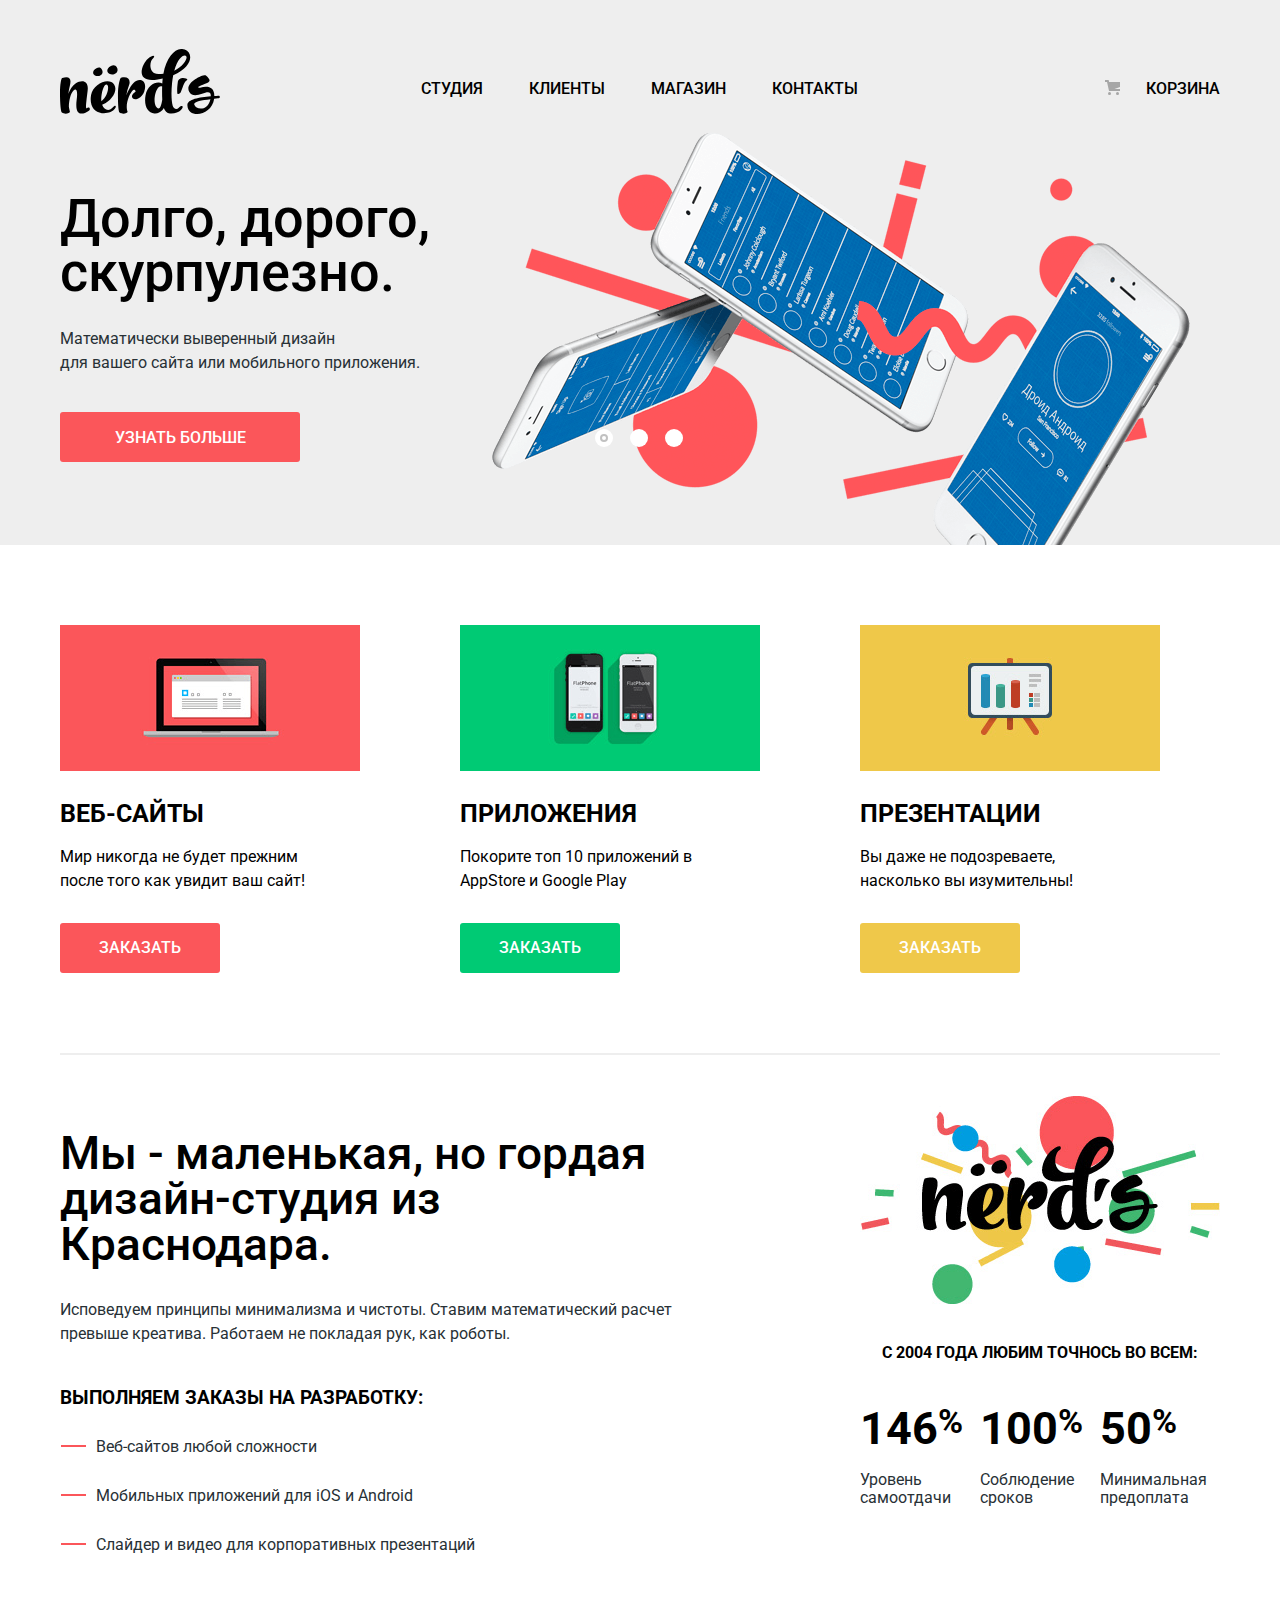
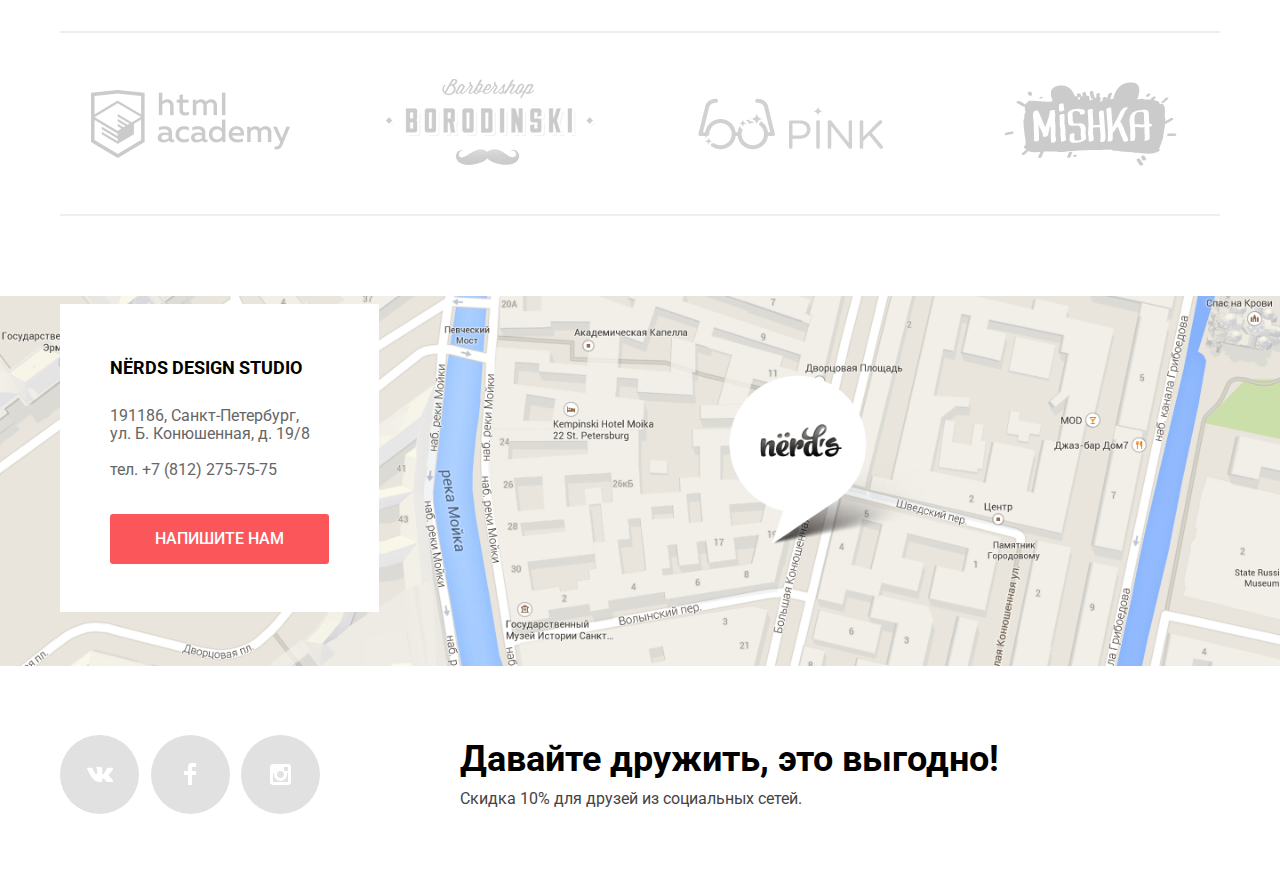
<file: index.html>
<!DOCTYPE html>
<html lang="ru">
  <head>
    <meta charset="utf-8">
    <title>HTML Academy: Нёрдс</title>
    <link href="https://fonts.googleapis.com/css?family=Roboto:400,500,700&amp;subset=cyrillic" rel="stylesheet">
    <link href="css/normalize.css" rel="stylesheet">
    <link href="css/style.min.css" rel="stylesheet">
  </head>
  <body>
    <header class="site-header">
      <h1 class="visually-hidden">Nerds - дизайн студия</h1>
      <nav class="site-navigation container">
        <a>
          <img src="img/nerds-logo.svg" width="160" height="65" alt="Логотип компании Nerds">
        </a>
        <div class="container-nav">
          <ul class="site-navigation__main">
            <li class="line-nav"><a href="#">Студия</a></li>
            <li class="line-nav"><a href="#">Клиенты</a></li>
            <li class="line-nav"><a href="catalog.html">Магазин</a></li>
            <li class="line-nav"><a href="#">Контакты</a></li>
          </ul>
          <div class="basket line-nav--basket">
            <a class="basket-link" href="#">Корзина</a>
          </div>
        </div>
      </nav>
    </header>
    <main class="page-main">
      <section class="features">
        <h2 class="visually-hidden">Особенности</h2>
        <div class="features__content container">
          <div class="features__item">
            <div>
              <h3>Долго, дорого, скурпулезно.</h3>
              <p>Математически выверенный дизайн<br> для вашего сайта или мобильного приложения.</p>
              <a class="button button--features" href="#">Узнать больше</a>
            </div>
          </div>
          <div class="features__item visually-hidden">
            <div>
              <h3>Любим математику как никто другой</h3>
              <p>Никакого креатива, только математической формулы для расчета идеальных пропорций.</p>
              <a class="button button--features" href="#">Узнать больше</a>
            </div>
          </div>
          <div class="features__item visually-hidden">
            <div>
              <h3>Только ночь, только хардкор</h3>
              <p>Работать днем, как все? Мы против этого.<br> Ближе к полуночи работа только начинается.</p>
              <a class="button button--features" href="#">Узнать больше</a>
            </div>
          </div>
          <ul class="switches">
            <li>
              <button class="slide-btn slide-btn--active" type="button">
                <span class="visually-hidden">Первый слайд</span>
              </button>
            </li>
            <li>
              <button class="slide-btn" type="button">
                <span class="visually-hidden">Второй слайд</span>
              </button>
            </li>
            <li>
              <button class="slide-btn" type="button">
                <span class="visually-hidden">Третий слайд</span>
              </button>
            </li>
          </ul>
        </div>
      </section>
      <section class="services container line-bottom">
        <h2 class="visually-hidden">Услуги</h2>
        <ul>
          <li>
            <img src="img/illustration-1.png" width="300" height="146" alt="Веб-сайт на экране монитора">
            <div>
              <h3>Веб-сайты</h3>
              <p>Мир никогда не будет прежним после того как увидит ваш сайт!</p>
              <a class="button" href="#">Заказать</a>
            </div>
          </li>
          <li>
            <img src="img/illustration-2.png" width="300" height="146" alt="2 смартфона с приложениями на экране">
            <div>
              <h3>Приложения</h3>
              <p>Покорите топ 10 приложений в AppStore и Google Play</p>
              <a class="button button--green" href="#">Заказать</a>
            </div>
          </li>
          <li>
            <img src="img/illustration-3.png" width="300" height="146" alt="Презентация на доске">
            <div>
              <h3>Презентации</h3>
              <p>Вы даже не подозреваете, насколько вы изумительны!</p>
              <a class="button button--yellow" href="#">Заказать</a>
            </div>
          </li>
        </ul>
      </section>
      <section class="about-us container line-bottom">
        <h2 class="visually-hidden">О нас</h2>
        <div class="about-us__left-column">
          <b>Мы - маленькая, но гордая дизайн-студия из Краснодара.</b>
          <p>Исповедуем принципы минимализма и чистоты. Ставим математический расчет превыше креатива. Работаем не покладая рук, как роботы.</p>
          <h3>Выполняем заказы на разработку:</h3>
          <ul>
            <li>Веб-сайтов любой сложности</li>
            <li>Мобильных приложений для iOS и Android</li>
            <li>Слайдер и видео для корпоративных презентаций</li>
          </ul>
        </div>
        <div class="about-us__right-column">
          <p>С 2004 года любим точнось во всем:</p>
          <ul class="table-top">
            <li>146<sup>%</sup></li>
            <li>100<sup>%</sup></li>
            <li>50<sup>%</sup></li>
          </ul>
          <ul class="table-bottom">
            <li>Уровень самоотдачи</li>
            <li>Соблюдение сроков</li>
            <li>Минимальная предоплата</li>
          </ul>
        </div>
      </section>
      <section class="partners container line-bottom">
        <h2 class="visually-hidden">Наши Партнеры</h2>
        <ul>
          <li>
            <a href="https://htmlacademy.ru/intensive/htmlcss">
              <img src="img/logo-1.png" width="199" height="68" alt="Логотип html academy">
            </a>
          </li>
          <li>
            <a href="#">
              <img src="img/logo-2.png" width="209" height="90" alt="Логотип Barbershop borodinski">
            </a>
          </li>
          <li>
            <a href="#">
              <img src="img/logo-3.png" width="185" height="52" alt="Логотип Pink">
            </a>
          </li>
          <li>
            <a href="#">
              <img src="img/logo-4.png" width="173" height="84" alt="Логотип Mishka">
            </a>
          </li>
        </ul>
      </section>
    </main>
    <footer class="site-footer">
      <img src="img/map.png" width="1440" height="416" alt="Наш офис на карте">
      <div class="container-map container">
        <section class="contacts">
          <h2>NЁRDS DESIGN STUDIO</h2>
          <p>
            191186, Санкт-Петербург,<br>
            ул. Б. Конюшенная, д. 19/8
          </p>
          <p>тел. +7 (812) 275-75-75</p>
          <a class="button" href="#">Напишите нам</a>
        </section>
      </div>
      <div class="modal-container">
        <section class="modal visually-hidden">
          <form action="https://echo.htmlacademy.ru" method="post">
            <h2>Напишите нам</h2>
            <div class="form-top">
              <div>
                <label for="user-name">Ваше имя:</label>
                <input id="user-name" type="text" name="name" placeholder="Имя Фамилия">
              </div>
              <div>
                <label for="user-email">Ваш email:</label>
                <input id="user-email" type="email" name="email" placeholder="email@example.com">
              </div>
            </div>
            <div class="form-bottom">
              <label for="user-letter">Текст письма:</label>
              <textarea id ="user-letter" name="letter" placeholder="В свободной форме"></textarea>
            </div>
            <input class="button" type="submit" value="Отправить">
          </form>
          <button class="modal-close" type="button" aria-label="Закрыть окно">
            <span class="visually-hidden">Закрыть</span>
          </button>
        </section>
      </div>
      <div class="social container">
        <ul>
          <li>
            <a class="social-link social-vk" href="https://vk.com" aria-label="Мы в Вконтакте">
              <span class="visually-hidden">Вконтакте</span>
            </a>
          </li>
          <li>
            <a class="social-link social-fb" href="https://facebook.com" aria-label="Мы в Фейсбуке">
              <span class="visually-hidden">Фейсбук</span>
            </a>
          </li>
          <li>
            <a class="social-link social-insta" href="https://instagram.com" aria-label="Мы в Инстаграме">
              <span class="visually-hidden">Инстаграм</span>
            </a>
          </li>
        </ul>
        <div class="social-text">
          <b>Давайте дружить, это выгодно!</b>
          <p>Скидка 10% для друзей из социальных сетей.</p>
        </div>
      </div>
    </footer>
  </body>
</html>
</file>
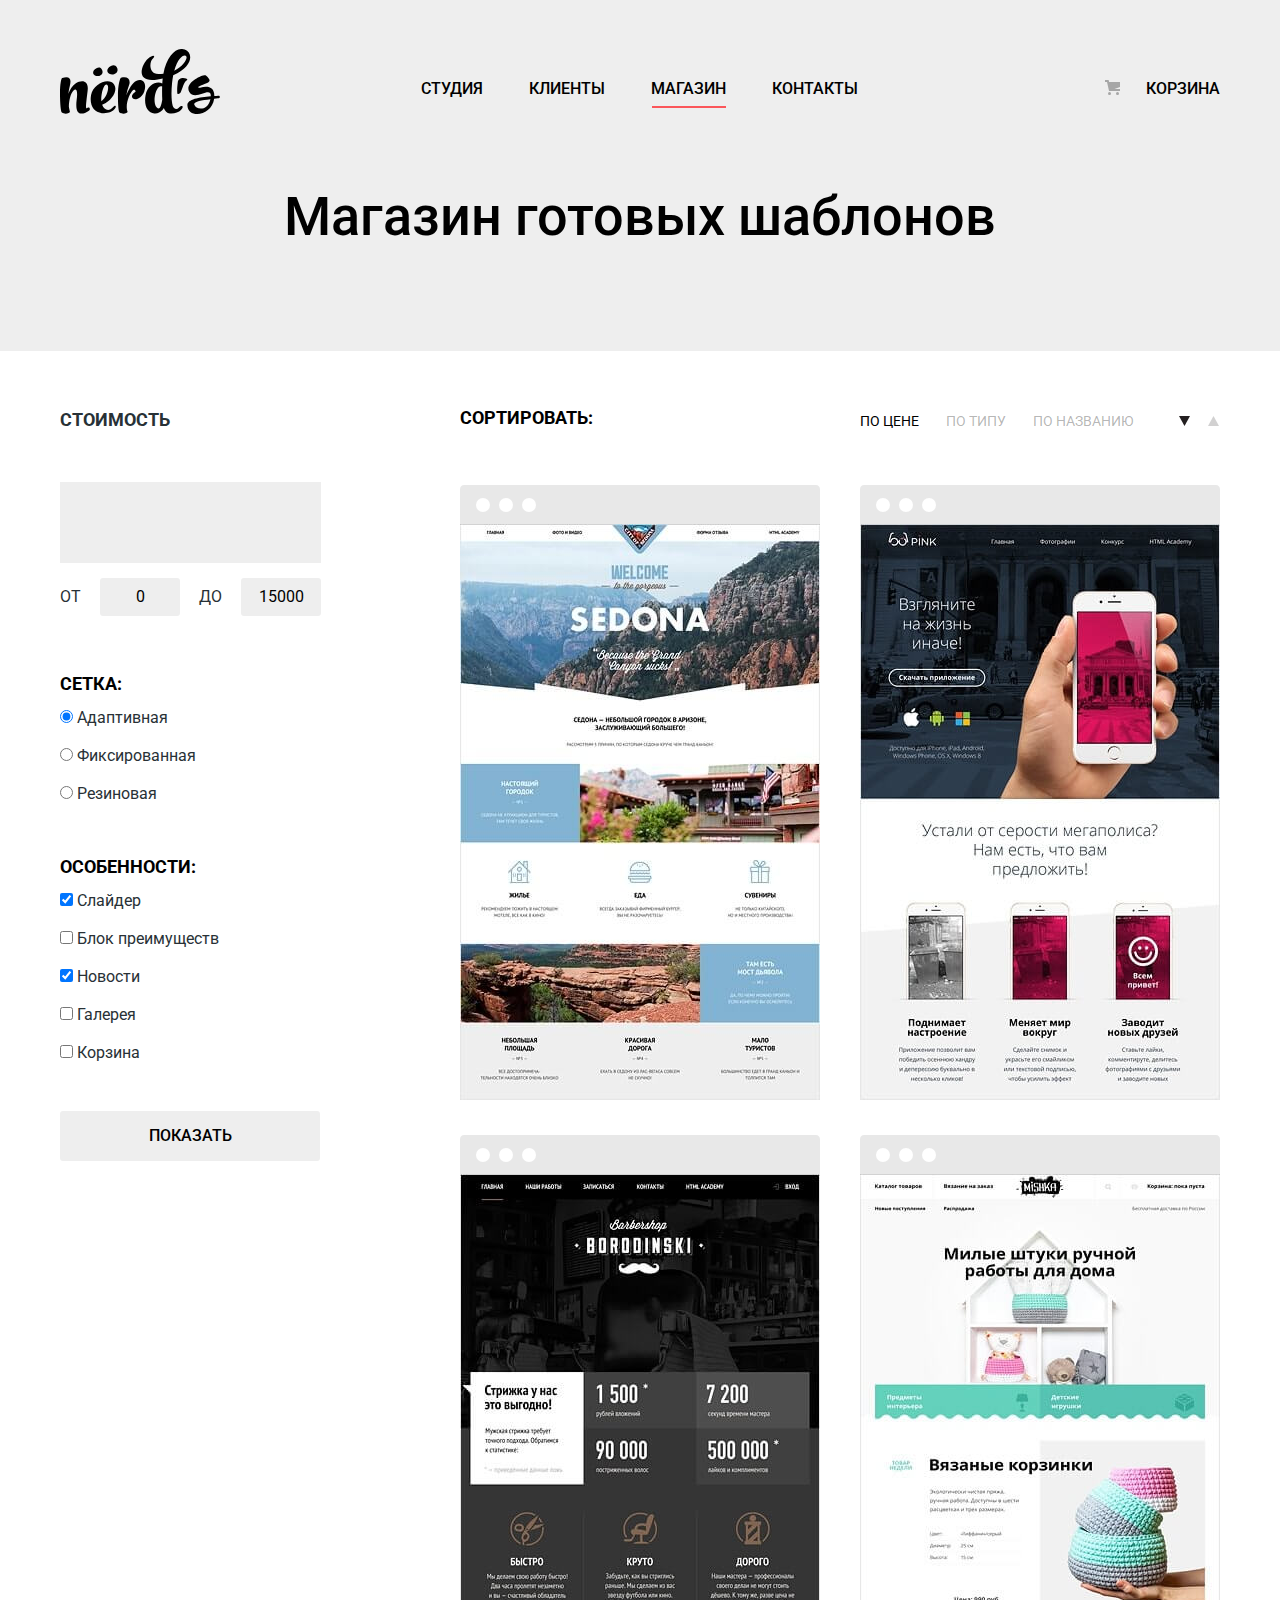
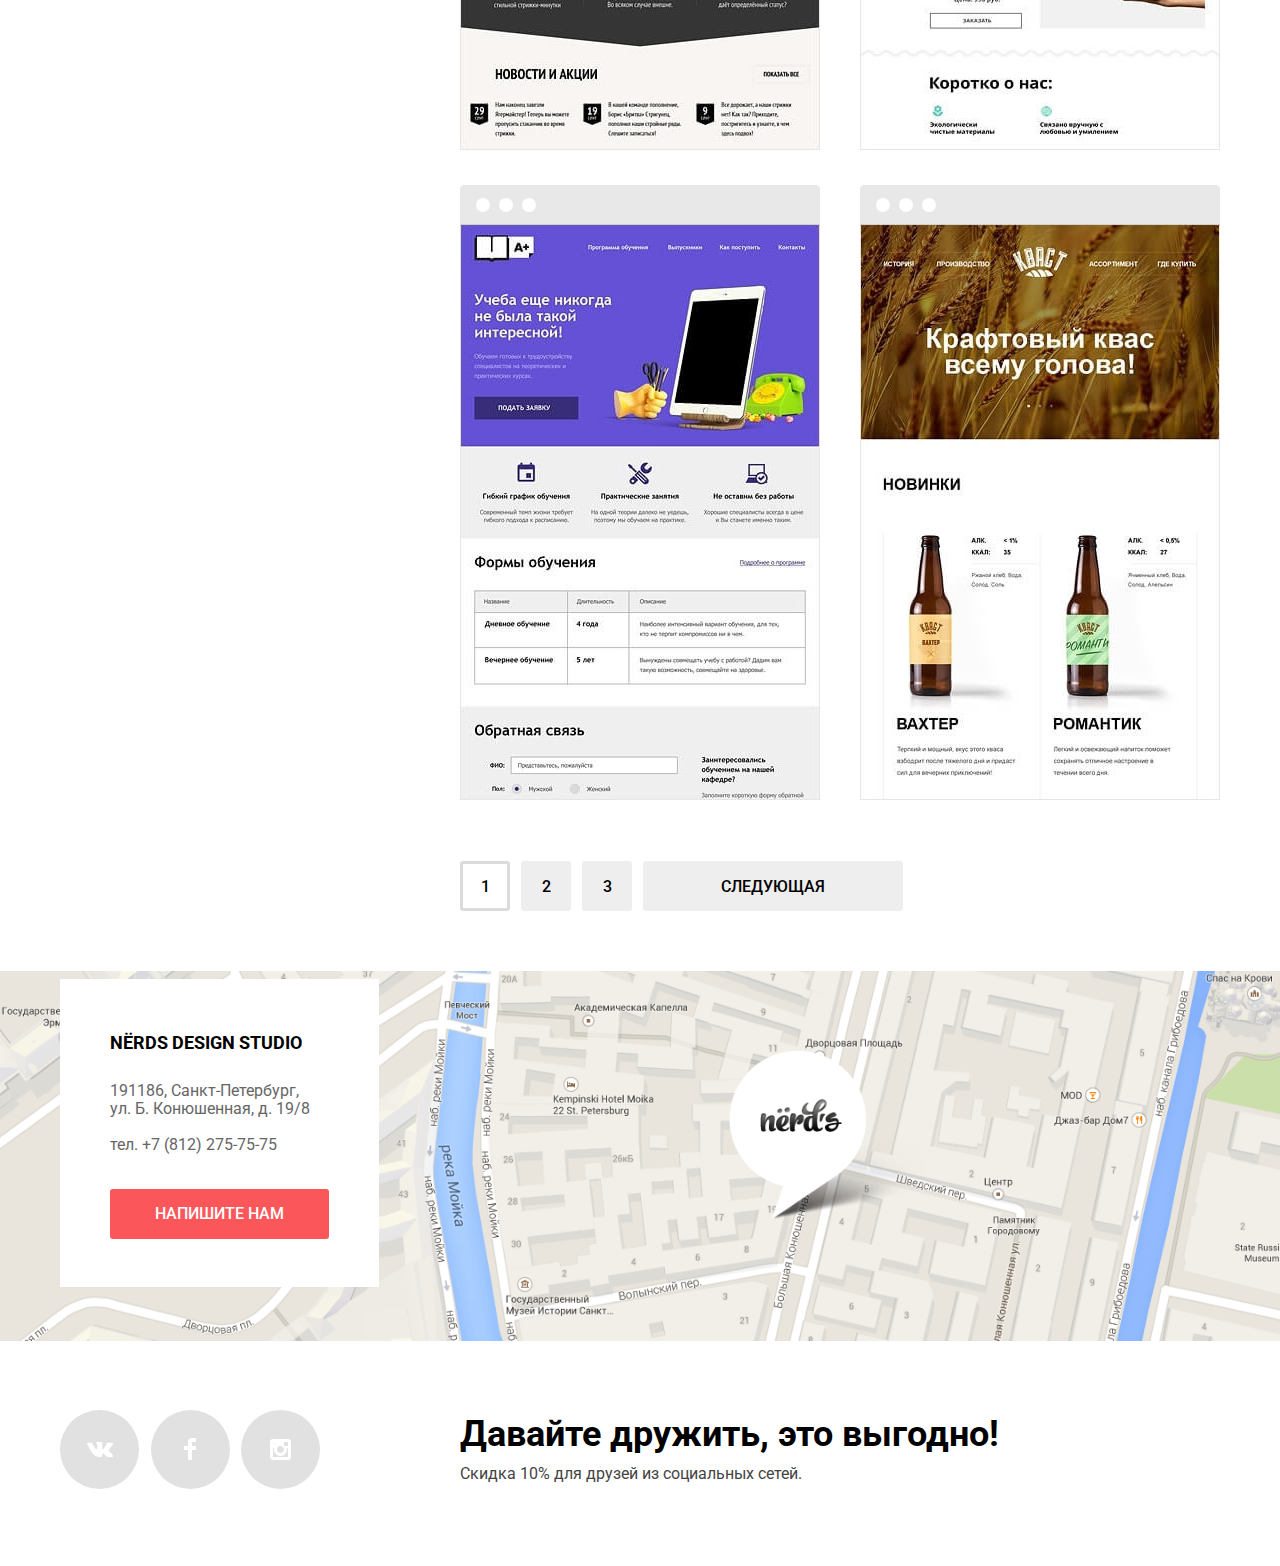
<file: catalog.html>
<!DOCTYPE html>
<html lang="ru">
  <head>
    <meta charset="utf-8">
    <title>HTML Academy: Нёрдс</title>
    <link href="https://fonts.googleapis.com/css?family=Roboto:400,500,700&amp;subset=cyrillic" rel="stylesheet">
    <link href="css/normalize.css" rel="stylesheet">
    <link href="css/style.min.css" rel="stylesheet">
  </head>
  <body>
    <header class="site-header catalog-header">
      <nav class="site-navigation container">
        <a href="index.html">
          <img class="logo" src="img/nerds-logo.svg" width="160" height="65" alt="Логотип компании Nerds">
        </a>
        <div class="container-nav">
          <ul class="site-navigation__main">
            <li class="line-nav"><a href="#">Студия</a></li>
            <li class="line-nav"><a href="#">Клиенты</a></li>
            <li class="line-nav active"><a class="nav-current">Магазин</a></li>
            <li class="line-nav"><a href="#">Контакты</a></li>
          </ul>
          <div class="basket line-nav--basket">
            <a class="basket-link" href="#">Корзина</a>
          </div>
        </div>
      </nav>
      <h1 class="container">Магазин готовых шаблонов</h1>
    </header>
    <main class="main-catalog container">
      <section class="filters">
        <h2 class="visually-hidden">Фильтры товаров</h2>
        <div class="slider">
          <p>Стоимость</p>
          <div class="slider-block">
            <div class="slider-left"></div>
            <div class="slider-right"></div>
          </div>
          <div class="slider-count">
            От 
            <button class="slider-btn">0</button>
            До 
            <button class="slider-btn">15000</button>
          </div>
        </div>
        <form action="https://echo.htmlacademy.ru" method="post">
          <fieldset>
            <legend>Сетка:</legend>
            <ul class="filters-list">
              <li>
                <label>
                  <input type="radio" name="grid" value="adaptive" checked>
                  Адаптивная
                </label>
              </li>
              <li>
                <label>
                  <input type="radio" name="grid" value="fixed">
                  Фиксированная
                </label>
              </li>
              <li>
                <label>
                  <input type="radio" name="grid" value="rubber">
                  Резиновая
                </label>
              </li>
            </ul>
          </fieldset>
          <fieldset>
            <legend>Особенности:</legend>
            <ul class="filters-list">
              <li>
                <label>
                  <input type="checkbox" name="slider" checked>
                  Слайдер
                </label>
              </li>
              <li>
                <label>
                  <input type="checkbox" name="advantages">
                  Блок преимуществ
                </label>
              </li>
              <li>
                <label>
                  <input type="checkbox" name="news" checked>
                  Новости
                </label>
              </li>
              <li>
                <label>
                  <input type="checkbox" name="gallery">
                  Галерея
                </label>
              </li>
              <li>
                <label>
                  <input type="checkbox" name="basket">
                  Корзина
                </label>
              </li>
            </ul>
          </fieldset>
          <input class="button button--grey" type="submit" value="Показать">
        </form>
      </section>
      <div class="container-2">
        <section class="sorting">
          <h2>Сортировать:</h2>
          <ul>
            <li><a class="active">По цене</a></li>
            <li><a href="#">По типу</a></li>
            <li><a href="#">По названию</a></li>
            <li class="icon icon-down icon-down--current">
              <a><span class="visually-hidden">По убыванию</span></a>
            </li>
            <li class="icon icon-up icon-casual">
              <a class="sorting__casual" href="#"><span class="visually-hidden">По убыванию</span></a>
            </li>
          </ul>
        </section>
        <section class="products">
          <h2 class="visually-hidden">Продукты</h2>
          <ul class="products__list">
            <li class="products__item">
              <img src="img/img-sedona.jpg" width="360" height="576" alt="Sedona">
              <div>
                <a class="products__link-name" href="#">
                  <h3>Sedona</h3>
                </a>
                <p>Информационный сайт для туристов</p>
                <a class="button price" href="#">9 900 руб.</a>
              </div>
            </li>
            <li class="products__item">
              <img src="img/img-pink.jpg" width="360" height="576" alt="Pink">
              <div>
                <a class="products__link-name" href="#">
                  <h3>Pink App</h3>
                </a>
                <p>Продуктовый лендинг приложений для iOS И Android</p>
                <a class="button price" href="#">9 900 руб.</a>
              </div>
            </li>
            <li class="products__item">
              <img src="img/img-barbershop.jpg" width="360" height="576" alt="Barbershop Borodinski">
              <div>
                <a class="products__link-name" href="#">
                  <h3>Barbershop</h3>
                </a>
                <p>
                  Сайт салона красоты.<br/>
                  Для мужчин, да.
                </p>
                <a class="button price" href="#">9 900 руб.</a>
              </div>
            </li>
            <li class="products__item">
              <img src="img/img-mishka.jpg" width="360" height="576" alt="Mishka">
              <div>
                <a class="products__link-name" href="#">
                  <h3>Mishka</h3>
                </a>
                <p>Интернет-магазин<br> вязаных игрушек</p>
                <a class="button price" href="#">9 900 руб.</a>
              </div>
            </li>
            <li class="products__item">
              <img src="img/img-aplus.jpg" width="360" height="576" alt="A Plus">
              <div>
                <a class="products__link-name" href="#">
                  <h3>A Plus</h3>
                </a>
                <p>Лендинг курсов повышения квалификации</p>
                <a class="button price" href="#">9 900 руб.</a>
              </div>
            </li>
            <li class="products__item">
              <img src="img/img-kvast.jpg" width="360" height="576" alt="Кваст">
              <div>
                <a class="products__link-name" href="#">
                  <h3>Кваст</h3>
                </a>
                <p>Промо-сайт производителя крафтового кваса</p>
                <a class="button price" href="#">9 900 руб.</a>
              </div>
            </li>
          </ul>
          <ul class="page-number">
            <li><a class="button button--grey active">1</a></li>
            <li><a class="button button--grey" href="#">2</a></li>
            <li><a class="button button--grey" href="#">3</a></li>
            <li><a class="button button--grey button-next" href="#">Следующая</a></li>
          </ul>
        </section>
      </div>
    </main>
    <footer class="site-footer catalog-footer">
      <img src="img/map.png" width="1440" height="416" alt="Наш офис на карте">
      <div class="container-map container">
        <section class="contacts">
          <h2>NЁRDS DESIGN STUDIO</h2>
          <p>
            191186, Санкт-Петербург,<br>
            ул. Б. Конюшенная, д. 19/8
          </p>
          <p>тел. +7 (812) 275-75-75</p>
          <a class="button" href="#">Напишите нам</a>
        </section>
      </div>
      <div class="modal-container">
        <section class="modal visually-hidden">
          <form action="https://echo.htmlacademy.ru" method="post">
            <h2>Напишите нам</h2>
            <div class="form-top">
              <div>
                <label for="user-name">Ваше имя:</label>
                <input id="user-name" type="text" name="name" placeholder="Имя Фамилия">
              </div>
              <div>
                <label for="user-email">Ваш email:</label>
                <input id="user-email" type="email" name="email" placeholder="email@example.com">
              </div>
            </div>
            <div class="form-bottom">
              <label for="user-letter">Текст письма:</label>
              <textarea id ="user-letter" name="letter" placeholder="В свободной форме"></textarea>
            </div>
            <input class="button" type="submit" value="Отправить">
          </form>
          <button class="modal-close" type="button" aria-label="Закрыть окно">
            <span class="visually-hidden">Закрыть</span>
          </button>
        </section>
      </div>
      <div class="social container">
        <ul>
          <li>
            <a class="social-link social-vk" href="https://vk.com" aria-label="Мы в Вконтакте">
              <span class="visually-hidden">Вконтакте</span>
            </a>
          </li>
          <li>
            <a class="social-link social-fb" href="https://facebook.com" aria-label="Мы в Фейсбуке">
              <span class="visually-hidden">Фейсбук</span>
            </a>
          </li>
          <li>
            <a class="social-link social-insta" href="https://instagram.com" aria-label="Мы в Инстаграме">
              <span class="visually-hidden">Инстаграм</span>
            </a>
          </li>
        </ul>
        <div class="social-text">
          <b>Давайте дружить, это выгодно!</b>
          <p>Скидка 10% для друзей из социальных сетей.</p>
        </div>
      </div>
    </footer>
  </body>
</html>
</file>
<file: css/style.min.css>
*,::after,::before{-webkit-box-sizing:inherit;box-sizing:inherit}html{-webkit-box-sizing:border-box;box-sizing:border-box}.content-box-component{-webkit-box-sizing:content-box;box-sizing:content-box}.button,body{font-size:16px}body{margin:0;padding:0;font-family:"Roboto",Arial,sans-serif;line-height:24px;font-weight:400;color:#000;background-color:#fff}a{text-decoration:none}img{max-width:100%;height:auto}.button{display:-webkit-box;display:-ms-flexbox;display:flex;-webkit-box-pack:center;-ms-flex-pack:center;justify-content:center;-webkit-box-align:center;-ms-flex-align:center;align-items:center;width:160px;min-height:50px;padding-top:1px;font:inherit;line-height:18px;font-weight:500;color:#fff;text-transform:uppercase;background-color:#fb565a;border:0;border-radius:3px}.button:hover{background-color:#e74246}.button:active{color:rgba(255,255,255,.3);background-color:#d7373b;-webkit-box-shadow:inset 0 3px 0 0 rgba(0,1,1,.1);box-shadow:inset 0 3px 0 0 rgba(0,1,1,.1)}.button--green{background-color:#00ca74}.button--green:hover{background-color:#00bc6c}.button--green:active{background-color:#00aa62}.button--yellow{background-color:#efc84a}.button--yellow:hover{background-color:#eab534}.button--yellow:active{background-color:#e5a722}.container{width:1200px;padding:0 20px;margin:0 auto}.visually-hidden:not(:focus):not(:active){position:absolute;width:1px;height:1px;margin:-1px;border:0;padding:0;white-space:nowrap;-webkit-clip-path:inset(100%);clip-path:inset(100%);clip:rect(0 0 0 0);overflow:hidden}.site-header{background-color:#eee;padding-top:49px}.site-navigation{display:-webkit-box;display:-ms-flexbox;display:flex;-webkit-box-pack:justify;-ms-flex-pack:justify;justify-content:space-between;font-size:16px;line-height:30px;font-weight:500;text-transform:uppercase}.site-navigation>a:first-child{width:160px;height:65px}.site-navigation img:hover.logo{opacity:.8}.site-navigation img:active.logo{opacity:.3}.container-nav,.site-navigation__main{display:-webkit-box;display:-ms-flexbox;display:flex}.container-nav{-webkit-box-pack:justify;-ms-flex-pack:justify;justify-content:space-between;width:800px}.site-navigation__main{-webkit-box-align:end;-ms-flex-align:end;align-items:flex-end;-ms-flex-wrap:wrap;flex-wrap:wrap;width:440px;margin:0 0 0 1px;padding:0 0 10px;list-style:none}.site-navigation__main li{position:relative;margin-right:46px}.partners li:last-child,.services li:last-child,.site-navigation__main li:last-child,.switches li:last-child{margin-right:0}.site-navigation__main li:nth-child(1)::after{width:61px}.site-navigation__main li:nth-child(2)::after{width:76px}.site-navigation__main li:nth-child(3)::after{width:74px;left:1px}.site-navigation__main li:nth-child(4)::after{left:2px}.basket,.basket-link{display:inherit;width:112px}.basket{position:relative;-webkit-box-align:end;-ms-flex-align:end;align-items:flex-end;padding-bottom:10px}.basket-link{-webkit-box-pack:end;-ms-flex-pack:end;justify-content:flex-end}.basket::before{content:"";position:absolute;bottom:19px;right:100px;width:15px;height:15px;background:url(../img/cart-icon.svg) no-repeat}.line-nav--basket::after,.line-nav::after{content:"";position:absolute;display:none;height:2px;background-color:#fb565a}.line-nav::after{left:0;bottom:-4px;width:83px}.line-nav--basket::after{bottom:6px;width:112px}.basket-link,.site-navigation .nav-current:active,.site-navigation .nav-current:hover,.site-navigation__main a{color:#000}.basket-link:hover,.site-navigation__main a:hover{color:#fb565a}.basket-link:active,.site-navigation__main a:active{color:rgba(0,0,0,.3)}.line-nav.active::after{display:block}.features{margin-bottom:80px;background-color:#eee}.features__content{position:relative}.features__item{min-height:431px;padding-top:78px;padding-bottom:80px}.features__item:nth-child(1){background:url(../img/slide-1.png) right 30px bottom no-repeat}.features__item:nth-child(2){background:url(../img/slide-2.png) right bottom no-repeat}.features__item:nth-child(3){background:url(../img/slide-3.png) right bottom no-repeat}.features__item div{width:510px}.features h3{margin:0 0 27px;font-size:54px;line-height:54px;font-weight:500}.features p{width:430px;margin:0 0 37px;color:#283136}.button--features{width:240px}.switches{position:absolute;bottom:98px;left:555px;display:-webkit-box;display:-ms-flexbox;display:flex;width:90px;height:18px;margin:0;padding:0;list-style:none}.slide-btn{position:relative;width:18px;height:18px;background-color:#fff;border:0;border-radius:50%}.slide-btn--active::before{content:"";position:absolute;top:5px;right:5px;width:8px;height:8px;border:2px solid #c1c1c1;border-radius:50%}.switches li{margin-right:17px}.services{position:relative;padding-bottom:80px}.about-us,.services ul{display:-webkit-box;display:-ms-flexbox;display:flex}.services ul{width:1100px;margin:0;padding:0;list-style:none}.services li{width:300px;margin-right:100px}.services h3{margin:20px 0 15px;font-size:24.5px;line-height:31.5px;font-weight:700;text-transform:uppercase}.services p{width:260px;margin:0 0 30px;font-size:16px;line-height:24px}.about-us__left-column li::before,.line-bottom::after{content:"";position:absolute;bottom:-2px;width:1160px;height:2px;background-color:#eee}.about-us{position:relative;-webkit-box-pack:justify;-ms-flex-pack:justify;justify-content:space-between;padding-top:43px;padding-bottom:74px}.about-us__left-column{width:660px;margin-top:35px}.about-us__left-column b{font-size:45.5px;line-height:45.5px;font-weight:500}.about-us__left-column p{margin:31px 0 40px;color:#283136}.about-us__left-column h3,.about-us__right-column p{margin:0;font-weight:700;text-transform:uppercase}.about-us__left-column ul{margin:0;padding:0;list-style:none;color:#283136}.about-us__left-column li{position:relative;margin-top:25px;margin-left:36px}.about-us__left-column li::before{left:-35px;bottom:12px;width:25px;background-color:#fb565a}.about-us__right-column{width:360px}.about-us__right-column::before{display:block;width:360px;height:208px;content:"";background:url(../img/logo-big.png) no-repeat}.about-us__right-column p{margin:37px 0 59px;text-align:center}.partners ul{margin:0}.partners ul,.table-bottom,.table-top{display:-webkit-box;display:-ms-flexbox;display:flex;padding:0;list-style:none}.table-bottom{margin:0}.table-bottom li,.table-top li{width:120px}.contacts h2,.table-top{margin:0 0 37px;font-size:45px;line-height:10px;font-weight:700}.table-top sup{top:-.3em}.contacts p,.table-bottom{line-height:18px;color:#283136}.partners{margin-top:3px;margin-bottom:82px}.partners li{display:inherit;width:260px;height:180px;margin:0 40px 0 auto}.partners a{margin:auto;line-height:0}.partners img{opacity:.2}.partners img:hover{opacity:1}.partners img:active{opacity:.1}.container-map,.partners,.site-footer{position:relative}.container-map{margin-bottom:69px}.site-footer img{display:block;margin:0 auto}.contacts{position:absolute;top:-362px;width:319px;height:308px;padding:47px 50px;background-color:#fff}.contacts h2{margin:2px 0 24px;font-size:18px;line-height:30px;text-transform:uppercase}.contacts p{margin:0;color:#666}.contacts p:nth-child(2){margin-bottom:18px}.contacts a{margin-top:35px}.contacts .button{width:219px}.modal-container{width:960px;margin:0 auto}.modal{position:absolute;top:-138px;width:960px;height:590px;padding:67px 100px 84px;background-color:#fff;-webkit-box-shadow:0 20px 40px 0 rgba(0,1,1,.75);box-shadow:0 20px 40px 0 rgba(0,1,1,.75)}.modal h2{margin:0 0 36px;font-size:45px;line-height:45px;font-weight:500}.form-top{display:-webkit-box;display:-ms-flexbox;display:flex;margin-bottom:33px}.form-top div:last-child{margin-left:40px}.form-bottom textarea,.form-top input{margin-top:6px;background-color:#fff;border:solid 2px #d7dcde}.form-top input{padding-left:15px;width:360px;height:50px}.modal label{font-size:16px;line-height:18px;font-weight:700}.form-bottom{display:-webkit-box;display:-ms-flexbox;display:flex;-webkit-box-orient:vertical;-webkit-box-direction:normal;-ms-flex-direction:column;flex-direction:column}.form-bottom textarea{width:760px;height:118px;padding:15px}.modal input[type=email],.modal input[type=text],.modal textarea{border-color:#d7dcde;outline:0}.modal input[type=email]:hover,.modal input[type=text]:hover,.modal textarea:hover{border-color:#b4b9bb}.modal input[type=email]:focus,.modal input[type=text]:focus,.modal textarea:focus{border-color:#000}.modal input[type=email]:invalid,.modal input[type=text]:invalid,.modal textarea:invalid{border-color:#e74246}.modal .button{width:260px;margin-top:47px}.modal button{position:absolute;top:78px;right:90px;width:21px;height:21px;background:url(../img/close-cross.svg) no-repeat;border:0}.social{margin-bottom:77px}.social,.social ul,.social-link{display:-webkit-box;display:-ms-flexbox;display:flex}.social ul{margin:0 140px 0 0;padding:0;list-style:none;-webkit-box-pack:justify;-ms-flex-pack:justify;justify-content:space-between;width:260px}.social-link{-webkit-box-pack:center;-ms-flex-pack:center;justify-content:center;-webkit-box-align:center;-ms-flex-align:center;align-items:center;width:79px;height:79px;background-color:#e1e1e1;border-radius:50%}.social-link:hover{background-color:#e74246}.social-link:active{background-color:#d7373b}.social-vk::before{content:"";display:block;width:26px;height:15px;background:url(../img/vk-icon.svg) no-repeat}.social-fb::before{content:"";display:block;width:12px;height:22px;background:url(../img/fb-icon.svg) no-repeat}.social-insta::before{content:"";display:block;width:21px;height:21px;background:url(../img/insta-icon.svg) no-repeat}.social-link:active::before{opacity:.3}.social .social-text{width:560px;padding-top:6px}.social b{font-size:36px;line-height:36px;font-weight:700}.social p{margin:10px 0 0;line-height:22px;color:#444}.button--grey{color:#000;background-color:#eee}.button--grey:hover{background-color:#dfdfdf}.button--grey:active{color:rgba(0,0,0,.3);background-color:#d5d5d5}.price:active{color:#fff}.catalog-header{padding-bottom:107px}.catalog-header nav{margin-bottom:76px}.site-header h1{font-size:54px;line-height:54px;font-weight:500;text-align:center}.main-catalog{display:-webkit-box;display:-ms-flexbox;display:flex;-webkit-box-pack:justify;-ms-flex-pack:justify;justify-content:space-between}.filters,.slider{width:261px}.slider{margin-bottom:53px;padding-top:54px;line-height:22px;text-transform:uppercase;color:#283136}.slider p{margin:0}.slider-block{width:261px;height:81px;margin-top:47px;margin-bottom:15px;background-color:#eee}.slider-count{display:-webkit-box;display:-ms-flexbox;display:flex;-webkit-box-pack:justify;-ms-flex-pack:justify;justify-content:space-between;-webkit-box-align:center;-ms-flex-align:center;align-items:center}.slider-btn{width:80px;height:38px;background-color:#eee;border:0;border-radius:3px}.slider-btn:last-child{-ms-flex-item-align:end;align-self:flex-end}.filters fieldset{margin:0 0 46px;padding:0;border:0}.filters legend,.slider p{font-size:18px;line-height:30px;font-weight:700;text-transform:uppercase}.filters legend{margin-bottom:7px}.filters-list{margin:0;padding:0;list-style:none}.filters-list li{margin-bottom:14px}.filters-list li:last-child{margin-bottom:0}.filters label{line-height:20px;color:#283136}.filters .button{width:260px}.container-2{width:760px}.sorting,.sorting ul{display:-webkit-box;display:-ms-flexbox;display:flex}.sorting{-webkit-box-pack:justify;-ms-flex-pack:justify;justify-content:space-between;margin-top:58px;margin-bottom:52px}.products h3,.sorting a,.sorting h2{line-height:18px;text-transform:uppercase}.products h3,.sorting h2{margin:0;font-weight:700;font-size:18px}.sorting ul{width:360px}.sorting li{margin-right:27px}.icon,.products__list div{display:inherit;-webkit-box-align:center;-ms-flex-align:center;align-items:center}.icon a::before{content:"";display:block;width:11px;height:10px}.sorting .icon-down{margin-right:18px;margin-left:18px}.sorting .icon-up{margin-right:0}.icon-down a::before{background-image:url(../img/icon-down-dir.svg);background-repeat:no-repeat}.icon-down a:active::before,.icon-down--current a::before{background-image:url(../img/icon-down-dir-2.svg)}.icon-up a::before{background-image:url(../img/icon-up-dir.svg);background-repeat:no-repeat}.icon-up a:active::before,.icon-up--current a::before{background-image:url(../img/icon-up-dir-2.svg)}.sorting a{font-size:14px;color:rgba(0,0,0,.3)}.sorting a:hover{color:rgba(0,0,0,.6)}.sorting .active,.sorting .active:hover,.sorting a:active{color:#000}.icon-casual a{opacity:.2}.icon-casual a:hover,.products__item:hover::before{opacity:1}.products ul,.sorting ul{margin:0;padding:0;list-style:none}ul.products__list{-webkit-box-pack:justify;-ms-flex-pack:justify;justify-content:space-between;-ms-flex-wrap:wrap;flex-wrap:wrap;margin-bottom:26px}.products__item{position:relative;width:360px;margin-bottom:28px;padding-top:39px}.products__item:hover div,ul.products__list{display:-webkit-box;display:-ms-flexbox;display:flex}.products__item::before{content:"";position:absolute;top:0;width:360px;height:40px;background:url(../img/browser.svg) no-repeat;opacity:.12}.products__list div{position:absolute;bottom:7px;display:none;-webkit-box-orient:vertical;-webkit-box-direction:normal;-ms-flex-direction:column;flex-direction:column;width:360px;min-height:231px;background-color:#eee}.products__link-name{color:#000}.products h3{margin:29px 0 16px;font-size:17.5px;line-height:31.5px}.products p{width:240px;margin:0 0 32px;line-height:18px;text-align:center;color:#666}.price{width:200px}.page-number{display:-webkit-box;display:-ms-flexbox;display:flex}.products .page-number{margin-bottom:60px}.page-number li{margin-right:11px}.page-number .button{width:50px;height:50px}.page-number .button-next{width:260px}.page-number .active{background-color:#fff;border:solid 3px #dbdbdb;cursor:auto}.page-number .active:active{color:#000;-webkit-box-shadow:none;box-shadow:none}.catalog-footer .modal{top:-128px}
</file>
